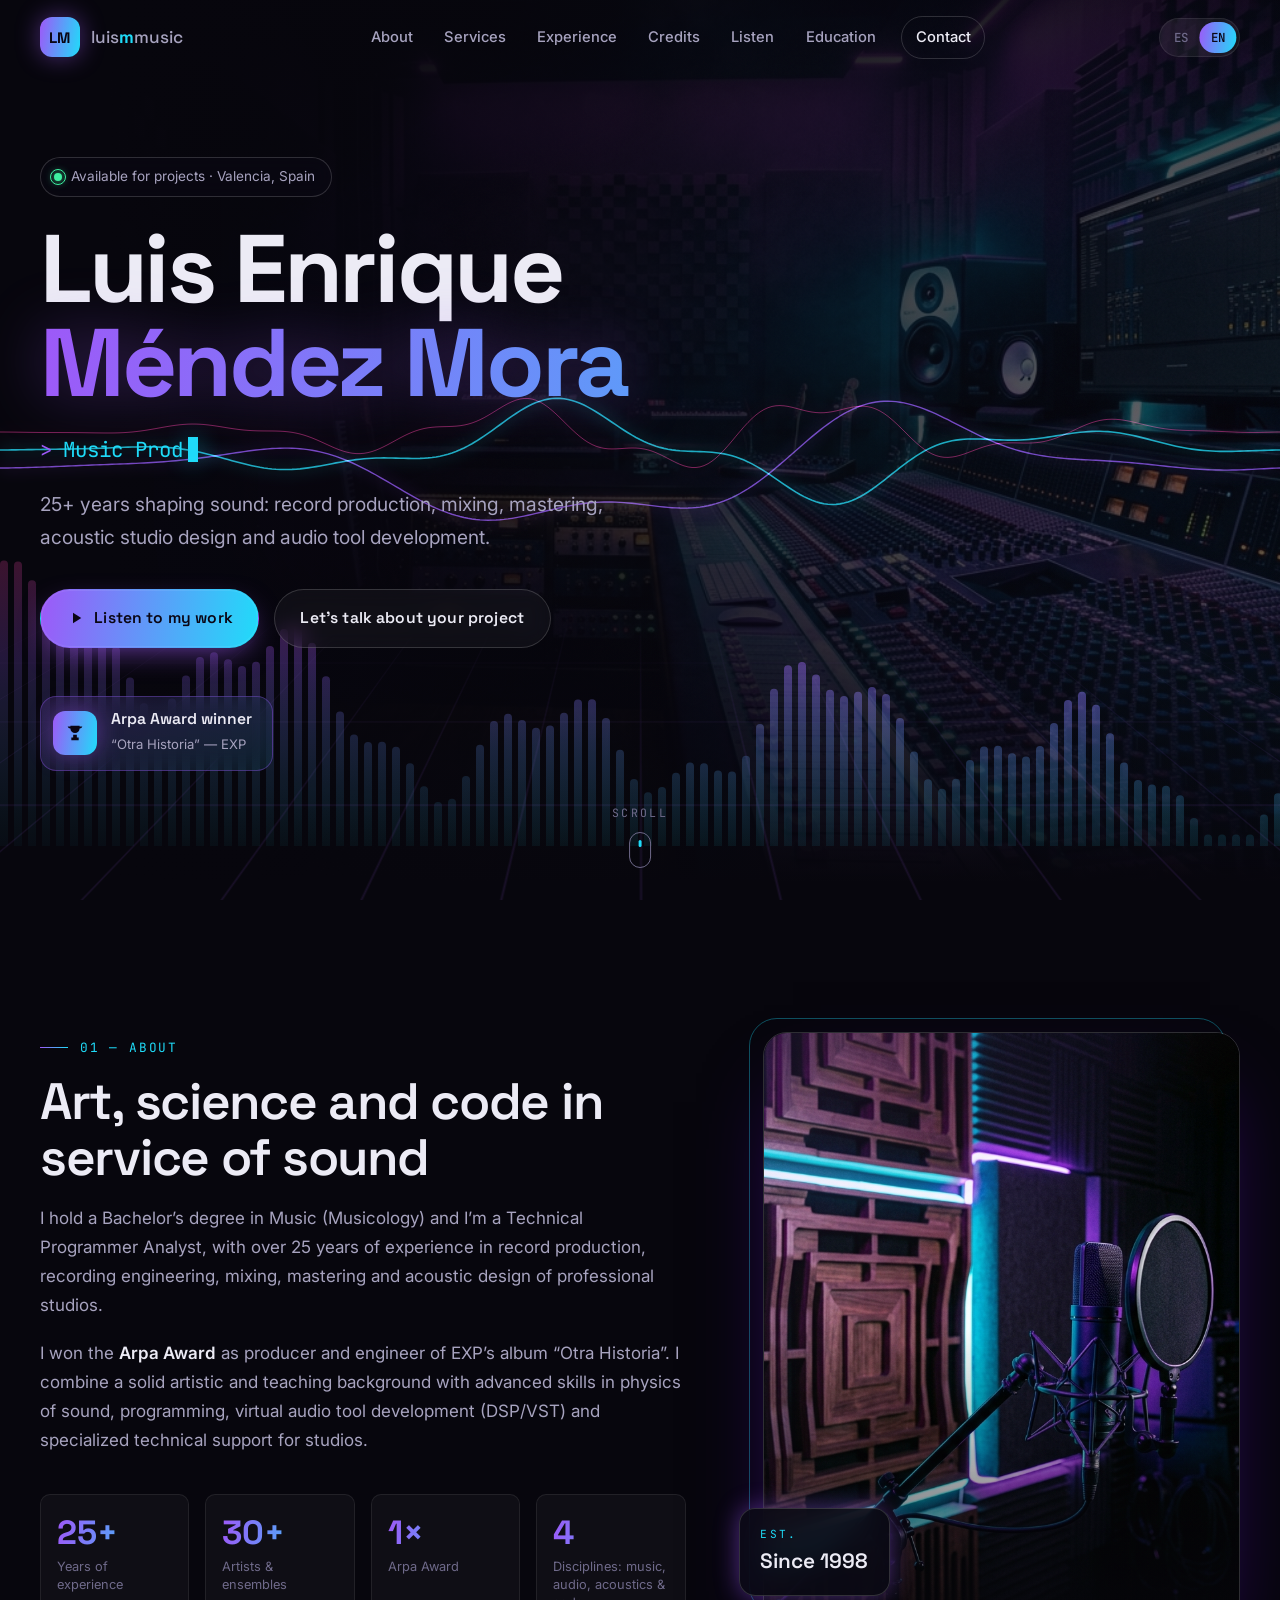
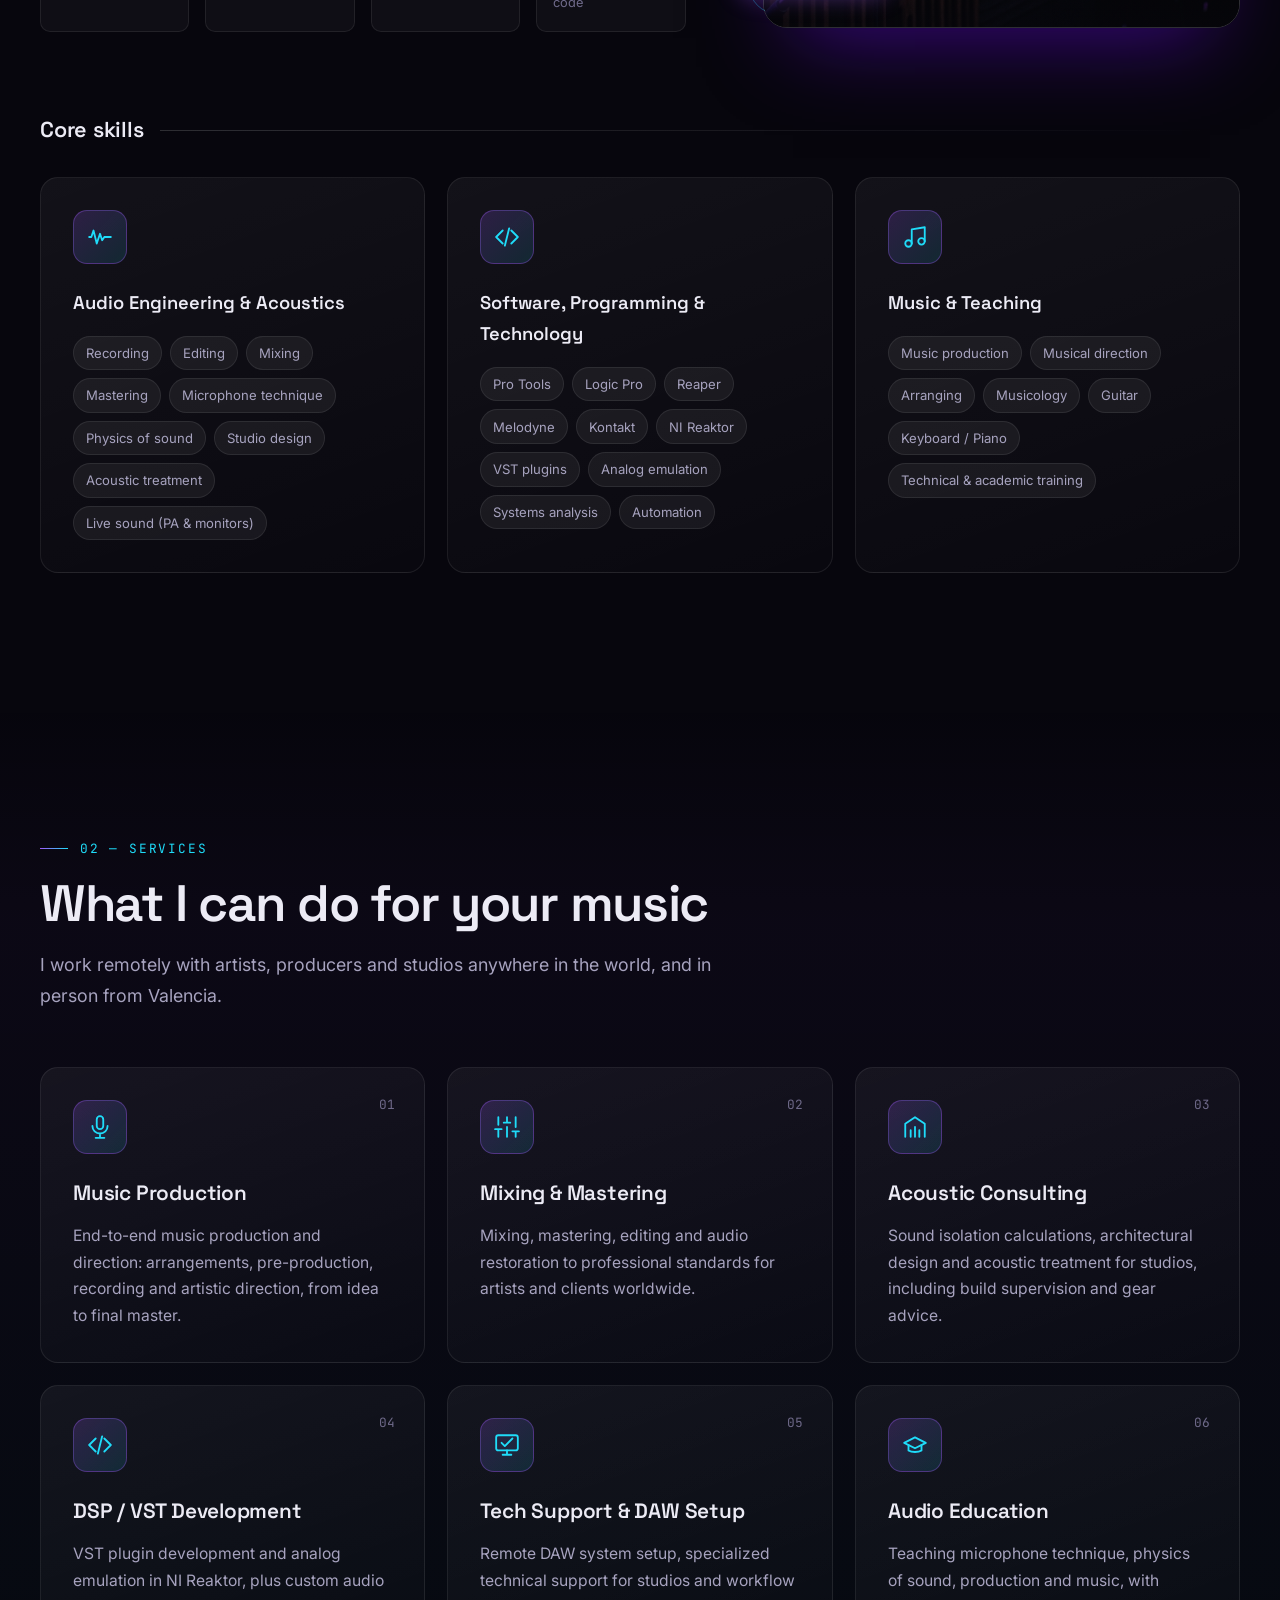
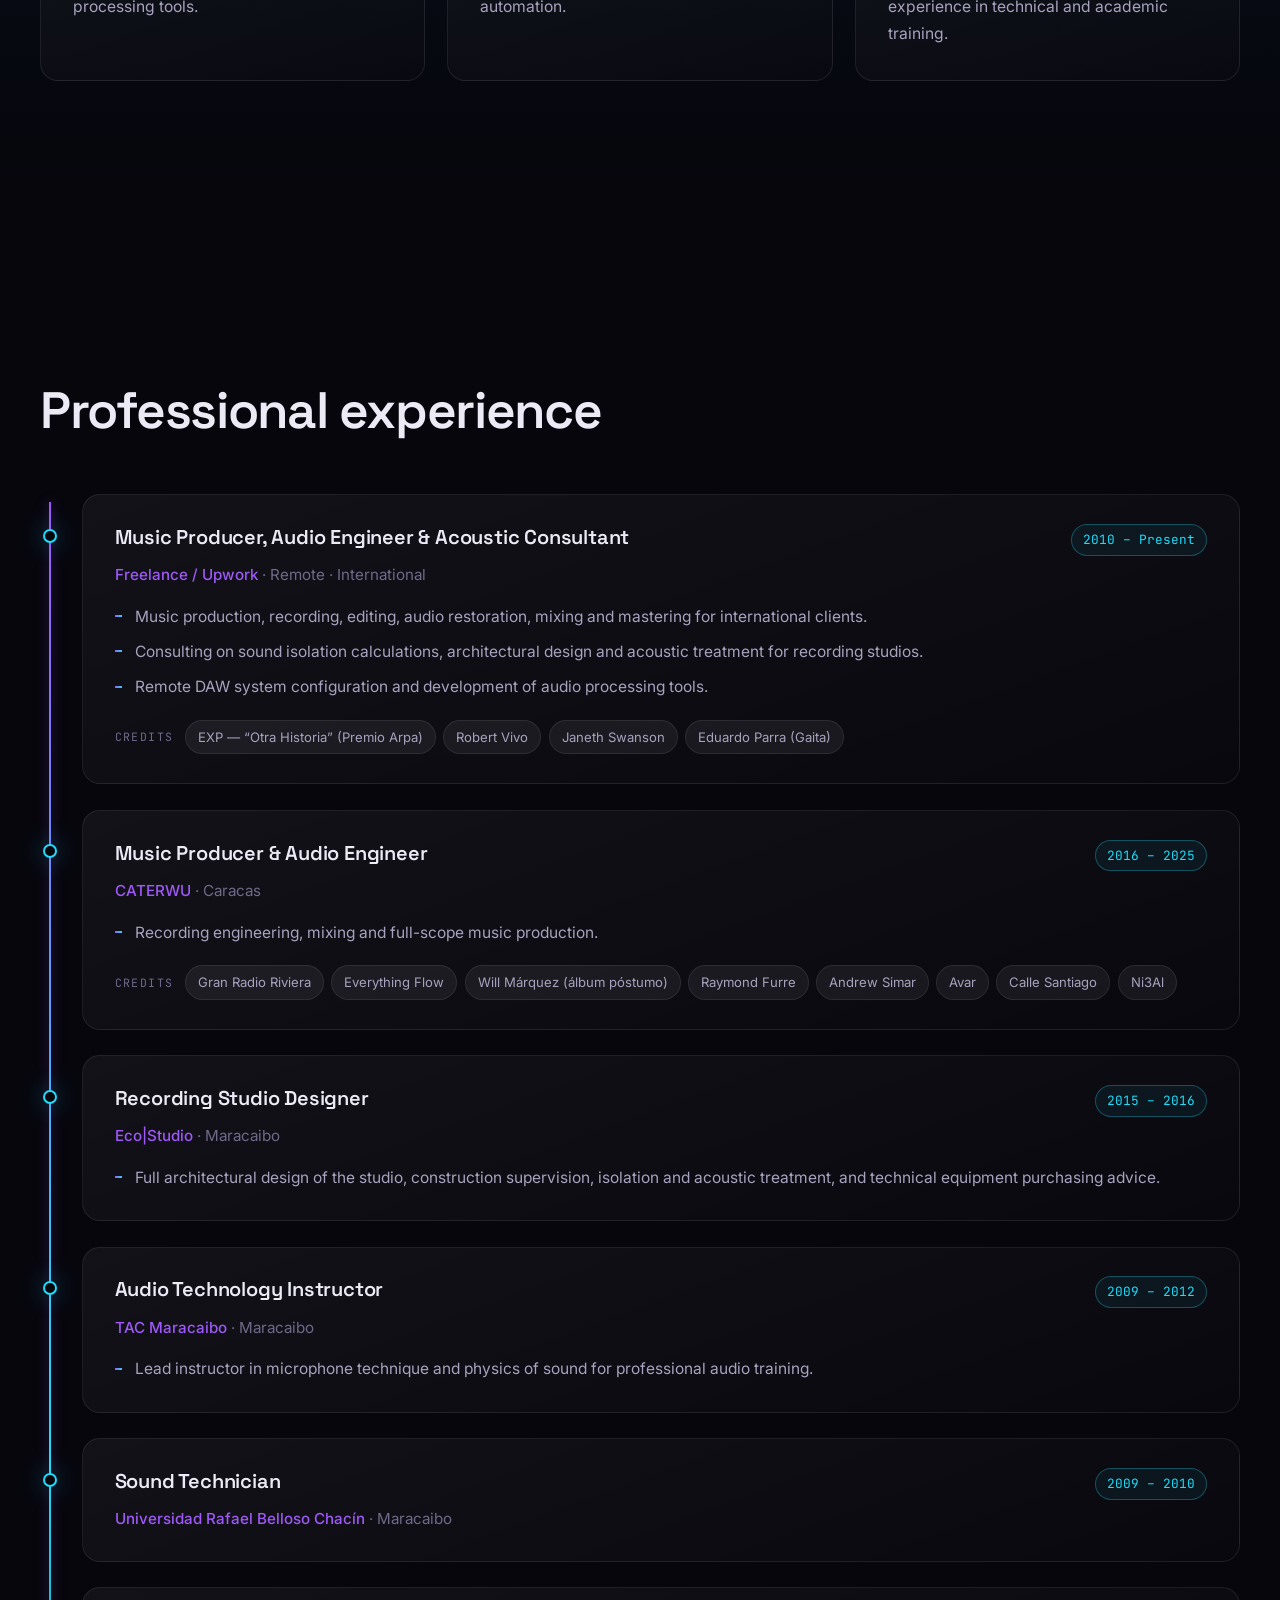
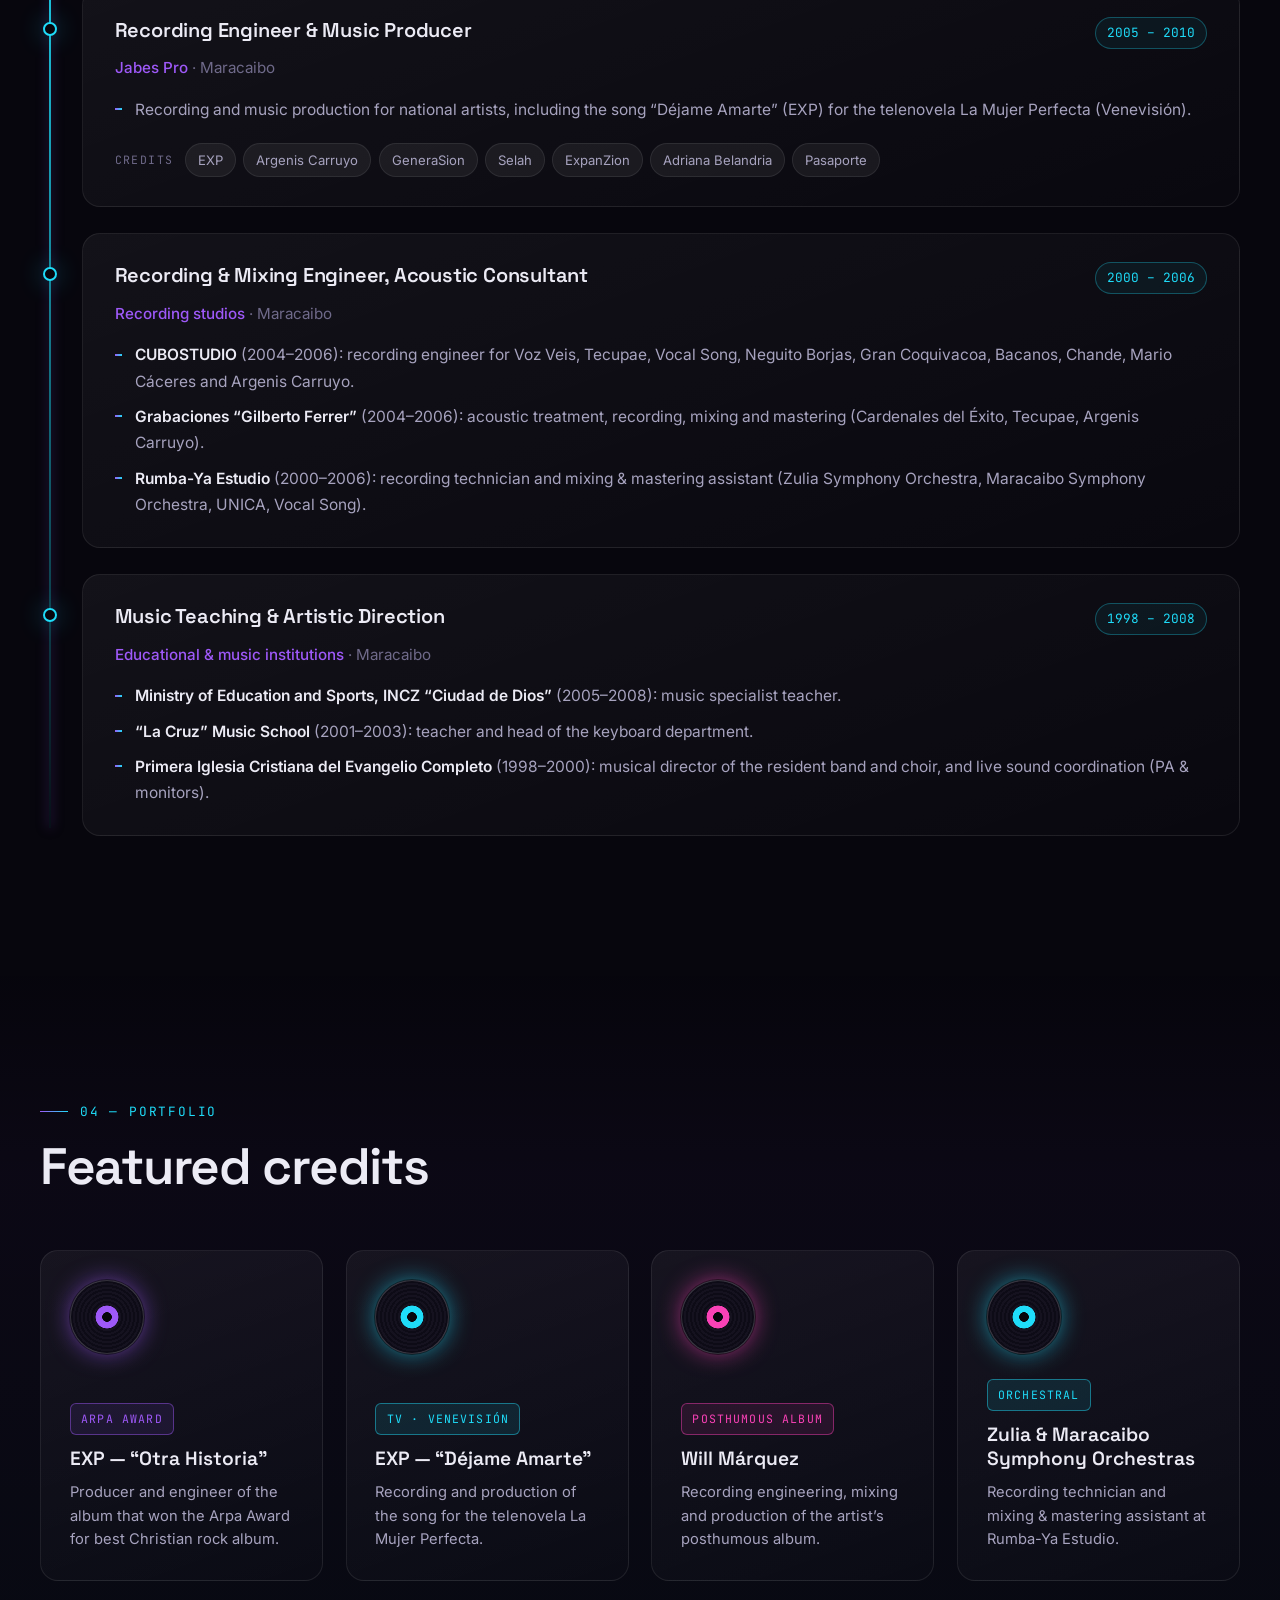
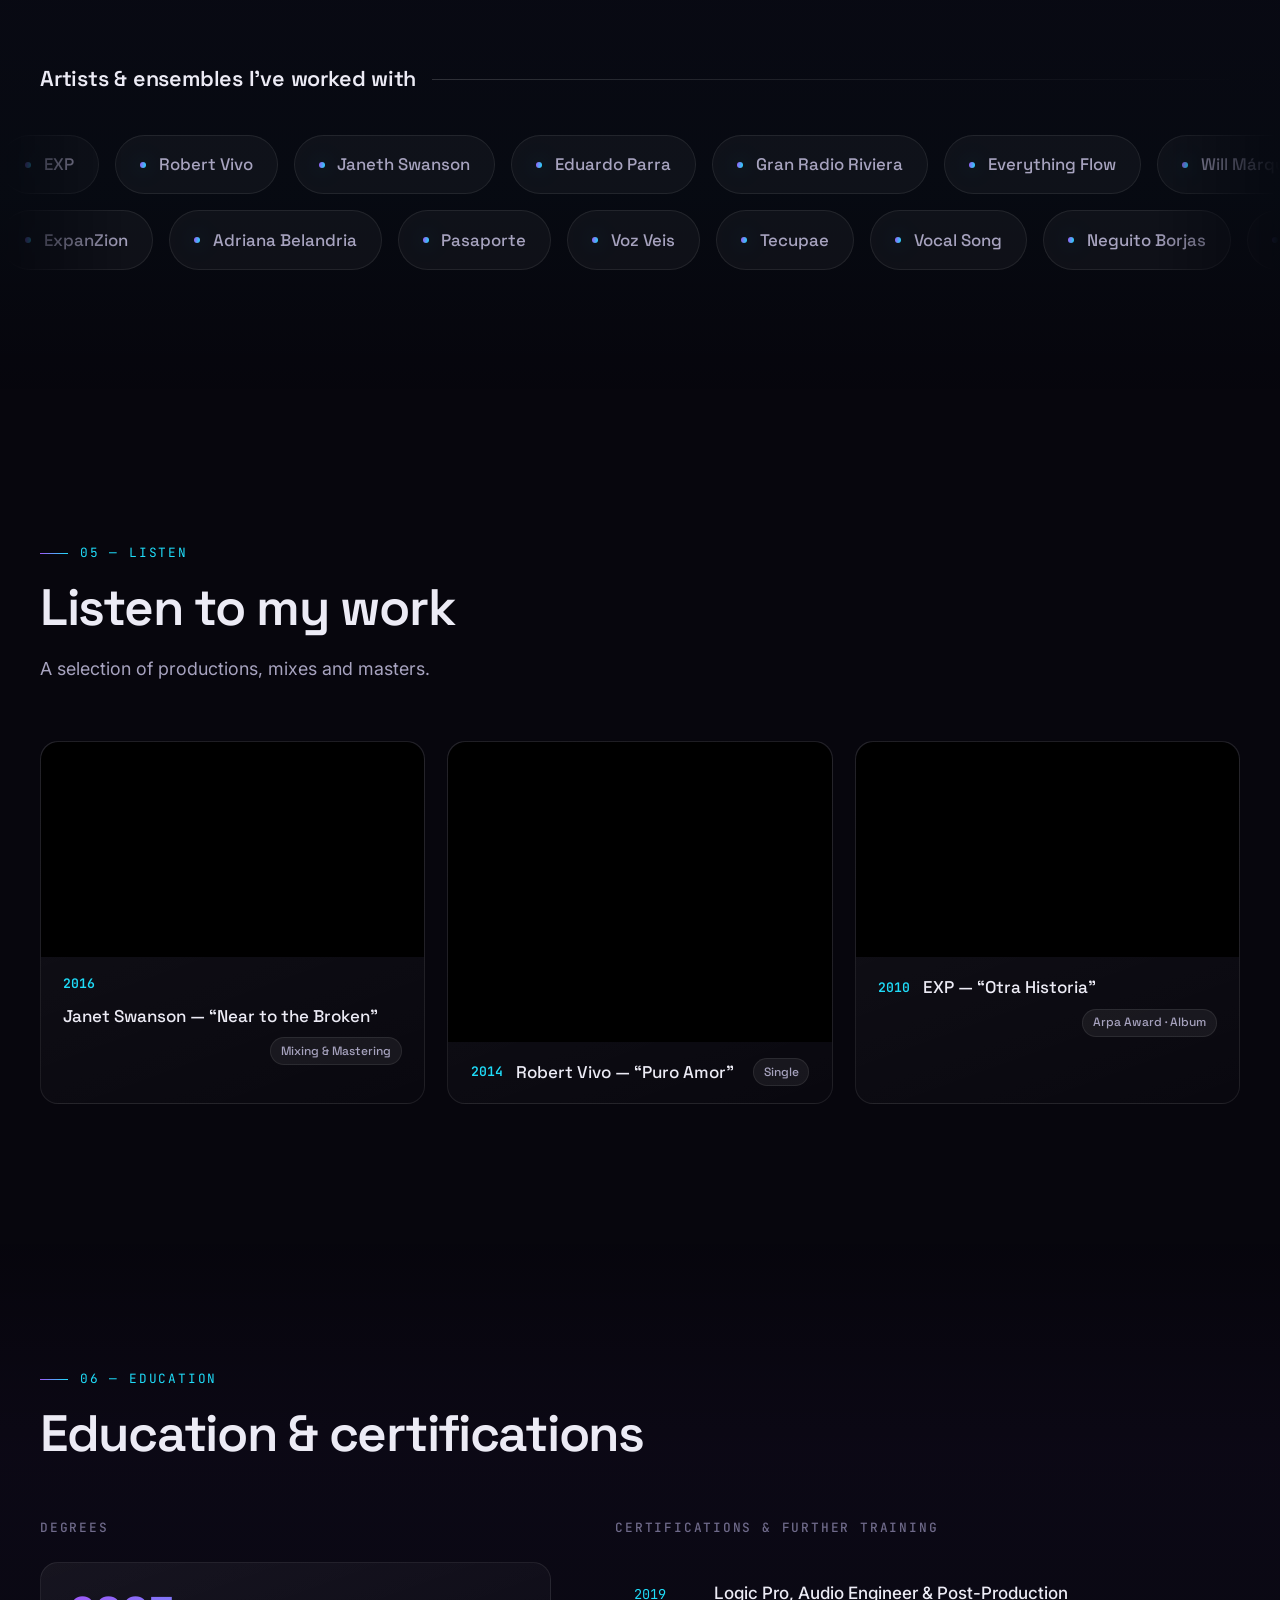
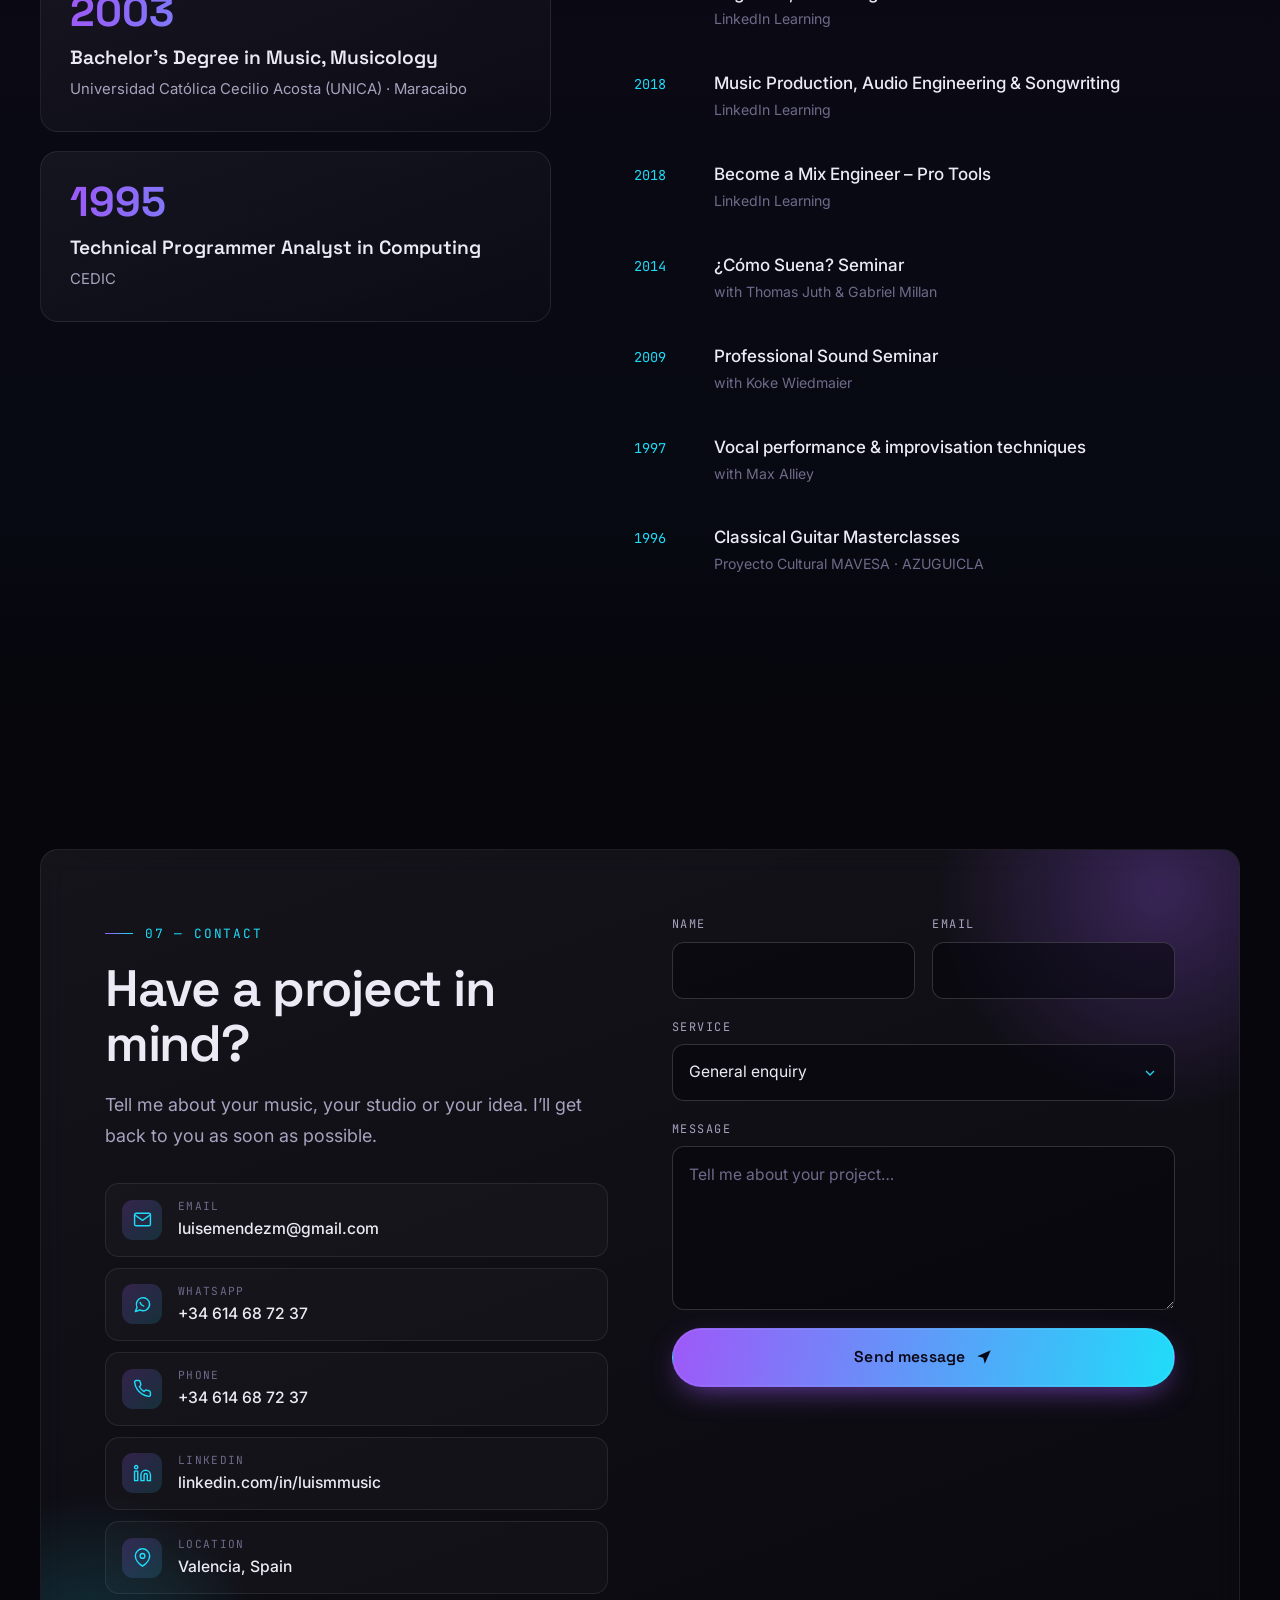
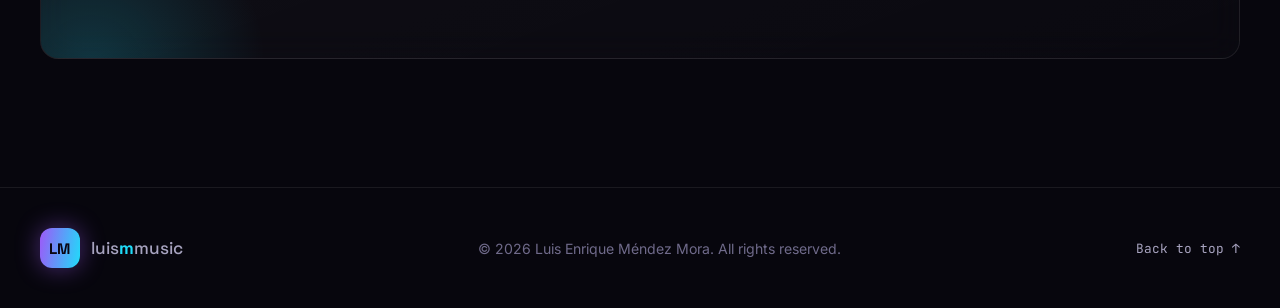
<file: index.html>
<!DOCTYPE html>
<html lang="es">
<head>
  <meta charset="UTF-8" />
  <meta name="viewport" content="width=device-width, initial-scale=1.0" />
  <title>Luis Enrique Méndez Mora — Productor Musical, Ingeniero de Audio y Consultor Acústico</title>
  <meta name="description" content="Productor musical, ingeniero de audio, consultor acústico y programador DSP con más de 25 años de trayectoria. Ganador del Premio Arpa. Producción, mezcla, mastering y diseño de estudios desde Valencia, España." />
  <meta name="author" content="Luis Enrique Méndez Mora" />
  <meta name="theme-color" content="#07060d" />

  <link rel="canonical" href="https://luismmusic.github.io/" />

  <!-- Open Graph / redes sociales -->
  <meta property="og:type" content="website" />
  <meta property="og:url" content="https://luismmusic.github.io/" />
  <meta property="og:title" content="Luis Enrique Méndez Mora — Productor Musical & Ingeniero de Audio" />
  <meta property="og:description" content="Más de 25 años en producción, mezcla, mastering y diseño acústico de estudios. Ganador del Premio Arpa." />
  <meta property="og:image" content="https://luismmusic.github.io/assets/img/hero-studio.jpg" />
  <meta name="twitter:card" content="summary_large_image" />

  <link rel="icon" href="assets/favicon.svg" type="image/svg+xml" />

  <link rel="preconnect" href="https://fonts.googleapis.com" />
  <link rel="preconnect" href="https://fonts.gstatic.com" crossorigin />
  <link href="https://fonts.googleapis.com/css2?family=Inter:wght@300;400;500;600&family=JetBrains+Mono:wght@400;500&family=Space+Grotesk:wght@400;500;600;700&display=swap" rel="stylesheet" />

  <link rel="stylesheet" href="css/style.css" />

  <!-- Datos estructurados para buscadores -->
  <script type="application/ld+json">
  {
    "@context": "https://schema.org",
    "@type": "Person",
    "name": "Luis Enrique Méndez Mora",
    "jobTitle": ["Productor Musical", "Ingeniero de Audio", "Consultor Acústico", "Programador"],
    "email": "mailto:luisemendezm@gmail.com",
    "address": { "@type": "PostalAddress", "addressLocality": "Valencia", "addressCountry": "ES" },
    "alumniOf": "Universidad Católica Cecilio Acosta",
    "award": "Premio Arpa — “Otra Historia” (EXP)",
    "sameAs": ["https://www.linkedin.com/in/luismmusic"]
  }
  </script>
</head>
<body>
  <!-- Fondo global -->
  <div class="bg-noise" aria-hidden="true"></div>
  <div class="bg-orbs" aria-hidden="true"><span></span><span></span><span></span></div>
  <div class="scroll-progress" id="scroll-progress" aria-hidden="true"></div>

  <!-- ============================ NAV ============================ -->
  <header class="nav" id="nav">
    <div class="container nav__inner">
      <a href="#top" class="nav__logo" id="nav-logo" aria-label="Luis Méndez — inicio">
        <span class="logo-mark">LM</span>
        <span class="logo-text">luis<b>m</b>music</span>
      </a>

      <nav class="nav__links" id="nav-links" aria-label="Principal">
        <a href="#about" data-i18n="nav.about" id="nav-about">Perfil</a>
        <a href="#services" data-i18n="nav.services" id="nav-services">Servicios</a>
        <a href="#experience" data-i18n="nav.experience" id="nav-experience">Trayectoria</a>
        <a href="#portfolio" data-i18n="nav.portfolio" id="nav-portfolio">Créditos</a>
        <a href="#listen" data-i18n="nav.listen" id="nav-listen">Escucha</a>
        <a href="#education" data-i18n="nav.education" id="nav-education">Formación</a>
        <a href="#contact" class="nav__cta" data-i18n="nav.contact" id="nav-contact">Contacto</a>
      </nav>

      <div class="nav__actions">
        <div class="lang-switch" role="group" aria-label="Idioma / Language">
          <button type="button" class="lang-switch__btn is-active" data-lang="es" id="lang-es">ES</button>
          <button type="button" class="lang-switch__btn" data-lang="en" id="lang-en">EN</button>
          <span class="lang-switch__pill" aria-hidden="true"></span>
        </div>
        <button type="button" class="nav__burger" id="nav-burger" aria-expanded="false" aria-controls="nav-links" data-i18n-aria="nav.menu" aria-label="Abrir menú">
          <span></span><span></span><span></span>
        </button>
      </div>
    </div>
  </header>

  <main id="top">
    <!-- ============================ HERO ============================ -->
    <section class="hero" id="hero">
      <div class="hero__media" aria-hidden="true">
        <img src="assets/img/hero-studio.jpg" alt="" class="hero__img" />
        <canvas id="hero-visualizer" class="hero__canvas"></canvas>
        <div class="hero__grid"></div>
      </div>

      <div class="container hero__content">
        <p class="eyebrow reveal"><span class="live-dot"></span><span data-i18n="hero.eyebrow">Disponible para proyectos · Valencia, España</span></p>

        <h1 class="hero__title reveal">
          <span class="hero__name">Luis Enrique</span>
          <span class="hero__name gradient-text">Méndez Mora</span>
        </h1>

        <p class="hero__roles reveal" aria-live="polite">
          <span class="mono">&gt;</span>
          <span id="role-rotator" class="role-rotator">Productor Musical</span><span class="caret" aria-hidden="true"></span>
        </p>

        <p class="hero__lead reveal" data-i18n="hero.lead">Más de 25 años dando forma al sonido: producción discográfica, mezcla, mastering, diseño acústico de estudios y desarrollo de herramientas de audio.</p>

        <div class="hero__ctas reveal">
          <a href="#listen" class="btn btn--primary" id="hero-cta-listen">
            <svg viewBox="0 0 24 24" aria-hidden="true"><path d="M8 5v14l11-7z"/></svg>
            <span data-i18n="hero.cta1">Escuchar trabajos</span>
          </a>
          <a href="#contact" class="btn btn--ghost" id="hero-cta-contact"><span data-i18n="hero.cta2">Hablemos de tu proyecto</span></a>
        </div>

        <div class="award-chip reveal" id="hero-award">
          <span class="award-chip__icon" aria-hidden="true">
            <svg viewBox="0 0 24 24"><path d="M7 4h10v3a5 5 0 0 1-10 0V4zm-3 1h3v2a3 3 0 0 1-3-2zm13 0h3a3 3 0 0 1-3 2V5zM10 14h4v3h2v3H8v-3h2z"/></svg>
          </span>
          <span>
            <strong data-i18n="hero.award">Ganador del Premio Arpa</strong>
            <small data-i18n="hero.awardSub">“Otra Historia” — EXP</small>
          </span>
        </div>
      </div>

      <a href="#about" class="hero__scroll" id="hero-scroll" aria-label="Scroll">
        <span data-i18n="hero.scroll">Desliza</span>
        <i aria-hidden="true"></i>
      </a>
    </section>

    <!-- ============================ ABOUT ============================ -->
    <section class="section" id="about">
      <div class="container">
        <div class="about">
          <div class="about__text">
            <p class="kicker reveal" data-i18n="about.kicker">01 — Perfil</p>
            <h2 class="section-title reveal" data-i18n="about.title">Arte, ciencia y código al servicio del sonido</h2>
            <p class="reveal" data-i18n="about.p1"></p>
            <p class="reveal" data-i18n-html="about.p2"></p>

            <div class="stats reveal" id="stats">
              <div class="stat">
                <span class="stat__num"><span data-count="25">0</span>+</span>
                <span class="stat__label" data-i18n="stats.years">Años de trayectoria</span>
              </div>
              <div class="stat">
                <span class="stat__num"><span data-count="29" id="artist-count">0</span>+</span>
                <span class="stat__label" data-i18n="stats.artists">Artistas y agrupaciones</span>
              </div>
              <div class="stat">
                <span class="stat__num"><span data-count="1">0</span>×</span>
                <span class="stat__label" data-i18n="stats.award">Premio Arpa</span>
              </div>
              <div class="stat">
                <span class="stat__num"><span data-count="4">0</span></span>
                <span class="stat__label" data-i18n="stats.disciplines">Disciplinas</span>
              </div>
            </div>
          </div>

          <figure class="about__media reveal">
            <div class="about__frame">
              <img src="assets/img/about-acoustics.jpg" alt="Micrófono de condensador frente a difusores acústicos iluminados con luz violeta y cian" loading="lazy" />
            </div>
            <figcaption class="about__badge">
              <span class="mono">EST.</span>
              <strong data-i18n="about.badge">Desde 1998</strong>
            </figcaption>
            <div class="vu" aria-hidden="true">
              <span></span><span></span><span></span><span></span><span></span><span></span><span></span><span></span>
            </div>
          </figure>
        </div>

        <h3 class="sub-title reveal" data-i18n="skills.title">Competencias clave</h3>
        <div class="skills" id="skills-grid"></div>
      </div>
    </section>

    <!-- ============================ SERVICES ============================ -->
    <section class="section section--alt" id="services">
      <div class="container">
        <header class="section-head">
          <p class="kicker reveal" data-i18n="services.kicker">02 — Servicios</p>
          <h2 class="section-title reveal" data-i18n="services.title">Lo que puedo hacer por tu música</h2>
          <p class="section-lead reveal" data-i18n="services.lead"></p>
        </header>
        <div class="services" id="services-grid"></div>
      </div>
    </section>

    <!-- ============================ EXPERIENCE ============================ -->
    <section class="section" id="experience">
      <div class="container">
        <header class="section-head">
          <p class="kicker reveal" data-i18n="exp.kicker">03 — Trayectoria</p>
          <h2 class="section-title reveal" data-i18n="exp.title">Experiencia profesional</h2>
        </header>
        <ol class="timeline" id="timeline"></ol>
      </div>
    </section>

    <!-- ============================ PORTFOLIO ============================ -->
    <section class="section section--alt" id="portfolio">
      <div class="container">
        <header class="section-head">
          <p class="kicker reveal" data-i18n="portfolio.kicker">04 — Portafolio</p>
          <h2 class="section-title reveal" data-i18n="portfolio.title">Créditos destacados</h2>
        </header>
        <div class="featured" id="featured-grid"></div>

        <h3 class="sub-title reveal" data-i18n="portfolio.artists">Artistas y agrupaciones con los que he trabajado</h3>
      </div>
      <div class="marquee reveal" id="artists-marquee" aria-label="Artistas"></div>
    </section>

    <!-- ============================ LISTEN ============================ -->
    <section class="section" id="listen">
      <div class="container">
        <header class="section-head">
          <p class="kicker reveal" data-i18n="listen.kicker">05 — Escucha</p>
          <h2 class="section-title reveal" data-i18n="listen.title">Escucha mi trabajo</h2>
          <p class="section-lead reveal" data-i18n="listen.lead"></p>
        </header>
        <div class="media-grid" id="media-grid"></div>
      </div>
    </section>

    <!-- ============================ EDUCATION ============================ -->
    <section class="section section--alt" id="education">
      <div class="container">
        <header class="section-head">
          <p class="kicker reveal" data-i18n="edu.kicker">06 — Formación</p>
          <h2 class="section-title reveal" data-i18n="edu.title">Formación académica y certificaciones</h2>
        </header>
        <div class="edu">
          <div class="edu__col">
            <h3 class="edu__heading reveal" data-i18n="edu.degrees">Títulos</h3>
            <div id="degrees-list" class="degrees"></div>
          </div>
          <div class="edu__col">
            <h3 class="edu__heading reveal" data-i18n="edu.certs">Certificaciones y perfeccionamiento</h3>
            <ul id="certs-list" class="certs"></ul>
          </div>
        </div>
      </div>
    </section>

    <!-- ============================ CONTACT ============================ -->
    <section class="section" id="contact">
      <div class="container">
        <div class="contact glass">
          <div class="contact__info">
            <p class="kicker reveal" data-i18n="contact.kicker">07 — Contacto</p>
            <h2 class="section-title reveal" data-i18n="contact.title">¿Tienes un proyecto en mente?</h2>
            <p class="section-lead reveal" data-i18n="contact.lead"></p>

            <ul class="contact__list reveal" id="contact-list"></ul>
          </div>

          <form class="form reveal" id="contact-form" novalidate>
            <div class="form__row">
              <label class="field">
                <span data-i18n="form.name">Nombre</span>
                <input type="text" name="name" id="form-name" required autocomplete="name" />
              </label>
              <label class="field">
                <span data-i18n="form.email">Email</span>
                <input type="email" name="email" id="form-email" required autocomplete="email" />
              </label>
            </div>
            <label class="field">
              <span data-i18n="form.service">Servicio</span>
              <select name="service" id="form-service"></select>
            </label>
            <label class="field">
              <span data-i18n="form.message">Mensaje</span>
              <textarea name="message" id="form-message" rows="5" required data-i18n-ph="form.messagePh"></textarea>
            </label>
            <button type="submit" class="btn btn--primary btn--block" id="form-submit">
              <span data-i18n="form.send">Enviar mensaje</span>
              <svg viewBox="0 0 24 24" aria-hidden="true"><path d="M3 11l18-8-8 18-2-8-8-2z"/></svg>
            </button>
            <p class="form__status" id="form-status" role="status" aria-live="polite"></p>
          </form>
        </div>
      </div>
    </section>
  </main>

  <!-- ============================ FOOTER ============================ -->
  <footer class="footer">
    <div class="container footer__inner">
      <a href="#top" class="nav__logo" id="footer-logo">
        <span class="logo-mark">LM</span>
        <span class="logo-text">luis<b>m</b>music</span>
      </a>
      <p class="footer__copy">© <span id="year"></span> Luis Enrique Méndez Mora. <span data-i18n="footer.rights">Todos los derechos reservados.</span></p>
      <a href="#top" class="footer__top" id="footer-top"><span data-i18n="footer.top">Volver arriba</span> ↑</a>
    </div>
  </footer>

  <script src="js/i18n.js"></script>
  <script src="js/content.js"></script>
  <script src="js/main.js"></script>
</body>
</html>
</file>
<file: css/style.css>
/* =========================================================================
   luismmusic — Design system
   Neon synth / tech · dark mode
   ========================================================================= */

:root {
  /* Colors */
  --bg: #07060d;
  --bg-2: #0c0a17;
  --surface: rgba(255, 255, 255, 0.035);
  --surface-2: rgba(255, 255, 255, 0.06);
  --border: rgba(255, 255, 255, 0.08);
  --border-strong: rgba(255, 255, 255, 0.16);

  --text: #ecebf5;
  --text-dim: #a7a3bf;
  --text-mute: #6f6a8a;

  --violet: hsl(266, 92%, 66%);
  --violet-deep: hsl(266, 80%, 45%);
  --cyan: hsl(188, 95%, 55%);
  --magenta: hsl(322, 95%, 62%);

  --grad: linear-gradient(100deg, var(--violet) 0%, var(--cyan) 100%);
  --grad-hot: linear-gradient(100deg, var(--magenta) 0%, var(--violet) 55%, var(--cyan) 100%);

  --glow-violet: 0 0 24px hsla(266, 92%, 66%, 0.45);
  --glow-cyan: 0 0 24px hsla(188, 95%, 55%, 0.45);

  /* Type */
  --font-display: "Space Grotesk", system-ui, sans-serif;
  --font-body: "Inter", system-ui, sans-serif;
  --font-mono: "JetBrains Mono", ui-monospace, monospace;

  /* Layout */
  --container: 1200px;
  --radius: 18px;
  --radius-sm: 10px;
  --nav-h: 76px;

  --ease: cubic-bezier(0.22, 1, 0.36, 1);
}

/* ---------------------------------------------------------------- Reset */
*,
*::before,
*::after { box-sizing: border-box; margin: 0; padding: 0; }

html { scroll-behavior: smooth; scroll-padding-top: var(--nav-h); }

body {
  font-family: var(--font-body);
  font-size: 1.0625rem;
  line-height: 1.7;
  color: var(--text);
  background: var(--bg);
  -webkit-font-smoothing: antialiased;
  overflow-x: hidden;
}

img { display: block; max-width: 100%; }
a { color: inherit; text-decoration: none; }
button, input, select, textarea { font: inherit; color: inherit; }
ul, ol { list-style: none; }
strong { color: var(--text); font-weight: 600; }

::selection { background: var(--violet); color: #fff; }

:focus-visible { outline: 2px solid var(--cyan); outline-offset: 3px; border-radius: 6px; }

.container { width: min(100% - 2.5rem, var(--container)); margin-inline: auto; }

.mono { font-family: var(--font-mono); }

.gradient-text {
  background: var(--grad);
  -webkit-background-clip: text;
  background-clip: text;
  color: transparent;
}

/* ------------------------------------------------------- Global backdrop */
.bg-noise {
  position: fixed; inset: 0; z-index: -1; pointer-events: none; opacity: 0.05;
  background-image: url("data:image/svg+xml,%3Csvg xmlns='http://www.w3.org/2000/svg' width='160' height='160'%3E%3Cfilter id='n'%3E%3CfeTurbulence type='fractalNoise' baseFrequency='0.9' numOctaves='3' stitchTiles='stitch'/%3E%3C/filter%3E%3Crect width='100%25' height='100%25' filter='url(%23n)'/%3E%3C/svg%3E");
}

.bg-orbs { position: fixed; inset: 0; z-index: -2; pointer-events: none; overflow: hidden; }
.bg-orbs span {
  position: absolute; border-radius: 50%; filter: blur(110px); opacity: 0.22;
  animation: orb 26s ease-in-out infinite alternate;
}
.bg-orbs span:nth-child(1) { width: 520px; height: 520px; background: var(--violet-deep); top: 30%; left: -180px; }
.bg-orbs span:nth-child(2) { width: 460px; height: 460px; background: hsl(188, 90%, 35%); top: 65%; right: -160px; animation-delay: -8s; }
.bg-orbs span:nth-child(3) { width: 380px; height: 380px; background: hsl(322, 80%, 40%); top: 120%; left: 40%; opacity: 0.12; animation-delay: -16s; }

@keyframes orb {
  0%   { transform: translate(0, 0) scale(1); }
  100% { transform: translate(80px, -120px) scale(1.15); }
}

.scroll-progress {
  position: fixed; top: 0; left: 0; height: 2px; width: 100%; z-index: 200;
  background: var(--grad-hot); transform-origin: 0 50%; transform: scaleX(0);
  box-shadow: var(--glow-violet);
}

/* ---------------------------------------------------------------- Buttons */
.btn {
  --pad: 0.95rem 1.6rem;
  position: relative; display: inline-flex; align-items: center; justify-content: center; gap: 0.6rem;
  padding: var(--pad); border-radius: 999px; border: 1px solid transparent;
  font-family: var(--font-display); font-weight: 600; font-size: 0.98rem; letter-spacing: 0.01em;
  cursor: pointer; transition: transform 0.35s var(--ease), box-shadow 0.35s var(--ease), background 0.35s, border-color 0.35s;
  isolation: isolate;
}
.btn svg { width: 18px; height: 18px; fill: currentColor; transition: transform 0.35s var(--ease); }
.btn:hover { transform: translateY(-2px); }
.btn:hover svg { transform: translateX(3px); }

.btn--primary {
  background: var(--grad); color: #0a0614;
  box-shadow: 0 10px 30px -10px hsla(266, 92%, 66%, 0.7), 0 0 0 1px rgba(255,255,255,0.08) inset;
}
.btn--primary::after {
  content: ""; position: absolute; inset: -2px; border-radius: inherit; z-index: -1;
  background: var(--grad-hot); filter: blur(16px); opacity: 0; transition: opacity 0.4s;
}
.btn--primary:hover::after { opacity: 0.75; }

.btn--ghost {
  background: rgba(255,255,255,0.04); border-color: var(--border-strong); color: var(--text);
  backdrop-filter: blur(10px);
}
.btn--ghost:hover { border-color: var(--cyan); box-shadow: var(--glow-cyan); }

.btn--block { width: 100%; }

/* ------------------------------------------------------------------- Nav */
.nav {
  position: fixed; inset: 0 0 auto; z-index: 100; height: var(--nav-h);
  display: flex; align-items: center;
  transition: background 0.4s, border-color 0.4s, height 0.4s var(--ease);
  border-bottom: 1px solid transparent;
}
.nav.is-scrolled {
  --nav-h: 64px;
  background: rgba(8, 6, 16, 0.72);
  backdrop-filter: blur(18px) saturate(140%);
  border-bottom-color: var(--border);
}
.nav__inner { display: flex; align-items: center; justify-content: space-between; gap: 1.5rem; }

.nav__logo { display: inline-flex; align-items: center; gap: 0.7rem; font-family: var(--font-display); }
.logo-mark {
  display: grid; place-items: center; width: 40px; height: 40px; border-radius: 12px;
  font-weight: 700; font-size: 0.95rem; letter-spacing: 0.02em; color: #0a0614;
  background: var(--grad); box-shadow: var(--glow-violet);
  transition: transform 0.5s var(--ease);
}
.nav__logo:hover .logo-mark { transform: rotate(-8deg) scale(1.06); }
.logo-text { font-weight: 500; font-size: 1.08rem; color: var(--text-dim); }
.logo-text b { color: var(--cyan); font-weight: 700; }

.nav__links { display: flex; align-items: center; gap: 0.25rem; }
.nav__links a {
  position: relative; padding: 0.5rem 0.85rem; font-size: 0.92rem; font-weight: 500; color: var(--text-dim);
  border-radius: 999px; transition: color 0.3s, background 0.3s;
}
.nav__links a:not(.nav__cta)::after {
  content: ""; position: absolute; left: 50%; bottom: 2px; width: 0; height: 2px; border-radius: 2px;
  background: var(--grad); transform: translateX(-50%); transition: width 0.35s var(--ease);
}
.nav__links a:hover, .nav__links a.is-active { color: var(--text); }
.nav__links a.is-active::after, .nav__links a:not(.nav__cta):hover::after { width: 18px; }
.nav__links .nav__cta {
  margin-left: 0.5rem; color: var(--text); border: 1px solid var(--border-strong);
}
.nav__links .nav__cta:hover { border-color: var(--violet); box-shadow: var(--glow-violet); }

.nav__actions { display: flex; align-items: center; gap: 0.75rem; }

.lang-switch {
  position: relative; display: inline-flex; padding: 3px; border-radius: 999px;
  background: var(--surface-2); border: 1px solid var(--border);
}
.lang-switch__btn {
  position: relative; z-index: 1; border: 0; background: none; cursor: pointer;
  padding: 0.3rem 0.7rem; font-family: var(--font-mono); font-size: 0.78rem; font-weight: 500;
  color: var(--text-mute); transition: color 0.3s;
}
.lang-switch__btn.is-active { color: #0a0614; }
.lang-switch__pill {
  position: absolute; top: 3px; bottom: 3px; left: 3px; width: calc(50% - 3px); border-radius: 999px;
  background: var(--grad); transition: transform 0.45s var(--ease);
}
.lang-switch[data-active="en"] .lang-switch__pill { transform: translateX(100%); }

.nav__burger {
  display: none; width: 42px; height: 42px; border-radius: 12px; border: 1px solid var(--border);
  background: var(--surface-2); cursor: pointer; place-items: center; align-content: center; gap: 5px;
}
.nav__burger span { display: block; width: 18px; height: 2px; background: var(--text); border-radius: 2px; transition: transform 0.35s var(--ease), opacity 0.3s; }
.nav__burger[aria-expanded="true"] span:nth-child(1) { transform: translateY(7px) rotate(45deg); }
.nav__burger[aria-expanded="true"] span:nth-child(2) { opacity: 0; }
.nav__burger[aria-expanded="true"] span:nth-child(3) { transform: translateY(-7px) rotate(-45deg); }

/* ------------------------------------------------------------------ Hero */
.hero {
  position: relative; min-height: 100svh; display: flex; align-items: center;
  padding: calc(var(--nav-h) + 3rem) 0 6rem; overflow: hidden;
}
.hero__media { position: absolute; inset: 0; z-index: -1; }
.hero__img {
  position: absolute; inset: 0; width: 100%; height: 100%; object-fit: cover; object-position: 70% center;
  opacity: 0.5; transform: scale(1.08); animation: heroZoom 22s ease-in-out infinite alternate;
}
@keyframes heroZoom { to { transform: scale(1.0); } }

.hero__media::before {
  content: ""; position: absolute; inset: 0; z-index: 1;
  background:
    linear-gradient(90deg, var(--bg) 8%, rgba(7,6,13,0.75) 45%, rgba(7,6,13,0.2) 100%),
    linear-gradient(0deg, var(--bg) 2%, transparent 40%),
    linear-gradient(180deg, rgba(7,6,13,0.7) 0%, transparent 25%);
}
.hero__canvas { position: absolute; inset: 0; width: 100%; height: 100%; z-index: 2; mix-blend-mode: screen; }

.hero__grid {
  position: absolute; left: -50%; right: -50%; bottom: -10%; height: 45%; z-index: 1;
  background-image:
    linear-gradient(hsla(266, 92%, 66%, 0.35) 1px, transparent 1px),
    linear-gradient(90deg, hsla(266, 92%, 66%, 0.35) 1px, transparent 1px);
  background-size: 64px 64px;
  transform: perspective(500px) rotateX(62deg);
  transform-origin: center top;
  mask-image: linear-gradient(0deg, rgba(0,0,0,0.9), transparent 85%);
  -webkit-mask-image: linear-gradient(0deg, rgba(0,0,0,0.9), transparent 85%);
  animation: gridMove 3.5s linear infinite;
  opacity: 0.5;
}
@keyframes gridMove { to { background-position: 0 64px, 0 0; } }

.hero__content { position: relative; z-index: 3; }

.eyebrow {
  display: inline-flex; align-items: center; gap: 0.6rem; padding: 0.45rem 1rem 0.45rem 0.8rem;
  border: 1px solid var(--border-strong); border-radius: 999px; background: rgba(10, 8, 20, 0.5);
  backdrop-filter: blur(10px); font-size: 0.85rem; color: var(--text-dim);
}
.live-dot { position: relative; width: 8px; height: 8px; border-radius: 50%; background: #3ef0a1; box-shadow: 0 0 10px #3ef0a1; }
.live-dot::after {
  content: ""; position: absolute; inset: -4px; border-radius: 50%; border: 1px solid #3ef0a1;
  animation: ping 2s var(--ease) infinite;
}
@keyframes ping { 0% { transform: scale(0.6); opacity: 1; } 100% { transform: scale(2); opacity: 0; } }

.hero__title {
  margin: 1.6rem 0 1rem; font-family: var(--font-display); font-weight: 700;
  font-size: clamp(2.8rem, 7.5vw, 6.2rem); line-height: 0.98; letter-spacing: -0.035em;
}
.hero__name { display: block; }
.hero__name.gradient-text { filter: drop-shadow(0 0 30px hsla(266, 92%, 66%, 0.35)); }

.hero__roles {
  display: flex; align-items: center; gap: 0.7rem; min-height: 2.2em;
  font-family: var(--font-mono); font-size: clamp(1rem, 2vw, 1.3rem); color: var(--cyan);
}
.hero__roles .mono { color: var(--violet); }
.caret { display: inline-block; width: 10px; height: 1.2em; background: var(--cyan); margin-left: -0.4rem; animation: blink 1s steps(1) infinite; box-shadow: var(--glow-cyan); }
@keyframes blink { 50% { opacity: 0; } }

.hero__lead { max-width: 580px; margin: 1rem 0 2.2rem; font-size: clamp(1.05rem, 1.6vw, 1.2rem); color: var(--text-dim); }

.hero__ctas { display: flex; flex-wrap: wrap; gap: 0.9rem; }

.award-chip {
  display: inline-flex; align-items: center; gap: 0.9rem; margin-top: 3rem;
  padding: 0.75rem 1.2rem 0.75rem 0.75rem; border-radius: 16px;
  background: linear-gradient(135deg, rgba(155, 92, 255, 0.14), rgba(34, 211, 238, 0.08));
  border: 1px solid rgba(155, 92, 255, 0.35); backdrop-filter: blur(12px);
}
.award-chip__icon {
  display: grid; place-items: center; width: 44px; height: 44px; border-radius: 12px;
  background: var(--grad); box-shadow: var(--glow-violet);
}
.award-chip__icon svg { width: 22px; height: 22px; fill: #0a0614; }
.award-chip strong { display: block; font-family: var(--font-display); font-size: 0.98rem; line-height: 1.3; }
.award-chip small { color: var(--text-dim); font-size: 0.82rem; }

.hero__scroll {
  position: absolute; bottom: 2rem; left: 50%; transform: translateX(-50%); z-index: 3;
  display: flex; flex-direction: column; align-items: center; gap: 0.6rem;
  font-family: var(--font-mono); font-size: 0.72rem; letter-spacing: 0.2em; text-transform: uppercase; color: var(--text-mute);
}
.hero__scroll i { width: 22px; height: 36px; border: 1.5px solid var(--text-mute); border-radius: 12px; position: relative; }
.hero__scroll i::after {
  content: ""; position: absolute; left: 50%; top: 7px; width: 3px; height: 7px; border-radius: 2px;
  background: var(--cyan); transform: translateX(-50%); animation: wheel 1.8s var(--ease) infinite;
}
@keyframes wheel { 0% { opacity: 0; transform: translate(-50%, 0); } 30% { opacity: 1; } 100% { opacity: 0; transform: translate(-50%, 12px); } }

/* -------------------------------------------------------------- Sections */
.section { position: relative; padding: clamp(5rem, 10vw, 8rem) 0; }
.section--alt { background: linear-gradient(180deg, transparent, rgba(155, 92, 255, 0.035) 20%, rgba(34, 211, 238, 0.025) 80%, transparent); }

.section-head { max-width: 720px; margin-bottom: 3.5rem; }
.kicker {
  display: inline-flex; align-items: center; gap: 0.75rem; margin-bottom: 1rem;
  font-family: var(--font-mono); font-size: 0.8rem; letter-spacing: 0.14em; text-transform: uppercase; color: var(--cyan);
}
.kicker::before { content: ""; width: 28px; height: 1px; background: var(--grad); }

.section-title {
  font-family: var(--font-display); font-weight: 600; letter-spacing: -0.025em;
  font-size: clamp(2rem, 4.5vw, 3.2rem); line-height: 1.08; margin-bottom: 1.2rem;
}
.section-lead { color: var(--text-dim); font-size: 1.12rem; }

.sub-title {
  font-family: var(--font-display); font-weight: 600; font-size: 1.35rem; letter-spacing: -0.01em;
  margin: 5rem 0 1.8rem; display: flex; align-items: center; gap: 1rem;
}
.sub-title::after { content: ""; flex: 1; height: 1px; background: linear-gradient(90deg, var(--border-strong), transparent); }

.glass {
  background: linear-gradient(160deg, rgba(255,255,255,0.06), rgba(255,255,255,0.015));
  border: 1px solid var(--border); border-radius: var(--radius);
  backdrop-filter: blur(16px);
}

/* Card base with cursor-follow glow */
.card {
  position: relative; padding: 2rem; border-radius: var(--radius);
  background: linear-gradient(160deg, rgba(255,255,255,0.05), rgba(255,255,255,0.012));
  border: 1px solid var(--border); overflow: hidden; isolation: isolate;
  transition: transform 0.5s var(--ease), border-color 0.4s, box-shadow 0.5s var(--ease);
}
.card::before {
  content: ""; position: absolute; inset: 0; z-index: -1; opacity: 0; transition: opacity 0.4s;
  background: radial-gradient(420px circle at var(--mx, 50%) var(--my, 50%), hsla(266, 92%, 66%, 0.16), transparent 45%);
}
.card:hover { transform: translateY(-6px); border-color: rgba(155, 92, 255, 0.4); box-shadow: 0 24px 50px -24px hsla(266, 92%, 50%, 0.55); }
.card:hover::before { opacity: 1; }

.icon-box {
  display: grid; place-items: center; width: 54px; height: 54px; border-radius: 14px; margin-bottom: 1.4rem;
  background: linear-gradient(135deg, hsla(266, 92%, 66%, 0.2), hsla(188, 95%, 55%, 0.12));
  border: 1px solid hsla(266, 92%, 66%, 0.35);
  transition: transform 0.5s var(--ease), box-shadow 0.4s;
}
.icon-box svg { width: 26px; height: 26px; stroke: var(--cyan); fill: none; stroke-width: 1.7; stroke-linecap: round; stroke-linejoin: round; }
.card:hover .icon-box { transform: rotate(-6deg) scale(1.08); box-shadow: var(--glow-violet); }

.tag {
  display: inline-block; padding: 0.32rem 0.75rem; border-radius: 999px; font-size: 0.82rem; color: var(--text-dim);
  background: var(--surface-2); border: 1px solid var(--border); transition: color 0.3s, border-color 0.3s, background 0.3s;
}
.tag:hover { color: var(--text); border-color: var(--cyan); background: hsla(188, 95%, 55%, 0.08); }

/* ----------------------------------------------------------------- About */
.about { display: grid; grid-template-columns: 1.15fr 0.85fr; gap: clamp(2.5rem, 6vw, 5rem); align-items: center; }
.about__text p:not(.kicker) { color: var(--text-dim); margin-bottom: 1.2rem; }

.stats { display: grid; grid-template-columns: repeat(4, 1fr); gap: 1rem; margin-top: 2.5rem; }
.stat {
  padding: 1.2rem 1rem; border-radius: var(--radius-sm); background: var(--surface); border: 1px solid var(--border);
  transition: border-color 0.3s, transform 0.4s var(--ease);
}
.stat:hover { border-color: rgba(34, 211, 238, 0.4); transform: translateY(-3px); }
.stat__num {
  display: block; font-family: var(--font-display); font-weight: 700; font-size: 2.1rem; line-height: 1.1;
  background: var(--grad); -webkit-background-clip: text; background-clip: text; color: transparent;
}
.stat__label { display: block; margin-top: 0.4rem; font-size: 0.8rem; line-height: 1.4; color: var(--text-mute); }

.about__media { position: relative; }
.about__frame {
  position: relative; border-radius: 24px; overflow: hidden; aspect-ratio: 4 / 5;
  border: 1px solid var(--border-strong);
  box-shadow: 0 40px 80px -30px hsla(266, 92%, 40%, 0.6);
}
.about__frame::after {
  content: ""; position: absolute; inset: 0;
  background: linear-gradient(180deg, transparent 50%, rgba(7,6,13,0.75)), linear-gradient(135deg, hsla(266,92%,66%,0.15), transparent 50%);
}
.about__frame img { width: 100%; height: 100%; object-fit: cover; transition: transform 1.2s var(--ease); }
.about__media:hover .about__frame img { transform: scale(1.05); }
.about__media::before {
  content: ""; position: absolute; inset: -14px 14px 14px -14px; border-radius: 28px; z-index: -1;
  border: 1px solid hsla(188, 95%, 55%, 0.35);
}
.about__badge {
  position: absolute; left: -1.5rem; bottom: 2rem; padding: 1rem 1.3rem; border-radius: 16px;
  background: rgba(12, 10, 23, 0.82); backdrop-filter: blur(14px); border: 1px solid var(--border-strong);
  box-shadow: var(--glow-violet);
}
.about__badge .mono { display: block; font-size: 0.7rem; letter-spacing: 0.2em; color: var(--cyan); }
.about__badge strong { font-family: var(--font-display); font-size: 1.3rem; }

.vu {
  position: absolute; right: 1.4rem; bottom: 1.6rem; display: flex; align-items: flex-end; gap: 4px; height: 56px;
}
.vu span {
  width: 6px; border-radius: 3px; background: linear-gradient(0deg, var(--cyan), var(--violet) 70%, var(--magenta));
  animation: vu 1.2s ease-in-out infinite alternate; box-shadow: 0 0 8px hsla(188, 95%, 55%, 0.6);
}
.vu span:nth-child(1) { animation-delay: -0.2s; } .vu span:nth-child(2) { animation-delay: -0.9s; }
.vu span:nth-child(3) { animation-delay: -0.4s; } .vu span:nth-child(4) { animation-delay: -1.1s; }
.vu span:nth-child(5) { animation-delay: -0.6s; } .vu span:nth-child(6) { animation-delay: -0.1s; }
.vu span:nth-child(7) { animation-delay: -0.8s; } .vu span:nth-child(8) { animation-delay: -0.3s; }
@keyframes vu { 0% { height: 12%; } 50% { height: 85%; } 100% { height: 35%; } }

.skills { display: grid; grid-template-columns: repeat(3, 1fr); gap: 1.4rem; }
.skill h4 { font-family: var(--font-display); font-weight: 600; font-size: 1.15rem; margin-bottom: 1.1rem; }
.skill .tags { display: flex; flex-wrap: wrap; gap: 0.5rem; }

/* -------------------------------------------------------------- Services */
.services { display: grid; grid-template-columns: repeat(3, 1fr); gap: 1.4rem; counter-reset: svc; }
.service { counter-increment: svc; }
.service::after {
  content: "0" counter(svc); position: absolute; top: 1.6rem; right: 1.8rem;
  font-family: var(--font-mono); font-size: 0.8rem; color: var(--text-mute);
}
.service h3 { font-family: var(--font-display); font-weight: 600; font-size: 1.3rem; margin-bottom: 0.7rem; letter-spacing: -0.01em; }
.service p { color: var(--text-dim); font-size: 0.98rem; }
.service__line {
  position: absolute; left: 0; bottom: 0; height: 2px; width: 100%; background: var(--grad);
  transform: scaleX(0); transform-origin: left; transition: transform 0.6s var(--ease);
}
.service:hover .service__line { transform: scaleX(1); }

/* -------------------------------------------------------------- Timeline */
.timeline { position: relative; display: grid; gap: 1.6rem; padding-left: 2.6rem; }
.timeline::before {
  content: ""; position: absolute; left: 9px; top: 8px; bottom: 8px; width: 2px;
  background: linear-gradient(180deg, var(--violet), var(--cyan) 50%, rgba(34,211,238,0.05));
  box-shadow: 0 0 12px hsla(266, 92%, 66%, 0.5);
}
.tl-item { position: relative; }
.tl-item::before {
  content: ""; position: absolute; left: calc(-2.6rem + 3px); top: 2.15rem; width: 14px; height: 14px; border-radius: 50%;
  background: var(--bg); border: 2px solid var(--cyan); box-shadow: var(--glow-cyan);
  transition: background 0.3s, transform 0.4s var(--ease);
}
.tl-item:hover::before { background: var(--cyan); transform: scale(1.25); }
.tl-item .card { padding: 1.8rem 2rem; }
.tl-item .card:hover { transform: translateX(6px); }

.tl-head { display: flex; flex-wrap: wrap; align-items: baseline; justify-content: space-between; gap: 0.5rem 1.5rem; margin-bottom: 0.4rem; }
.tl-role { font-family: var(--font-display); font-weight: 600; font-size: 1.25rem; letter-spacing: -0.01em; line-height: 1.3; }
.tl-period {
  font-family: var(--font-mono); font-size: 0.8rem; color: var(--cyan); white-space: nowrap;
  padding: 0.25rem 0.7rem; border-radius: 999px; border: 1px solid hsla(188, 95%, 55%, 0.3); background: hsla(188, 95%, 55%, 0.06);
}
.tl-org { color: var(--violet); font-weight: 500; font-size: 0.95rem; }
.tl-org span { color: var(--text-mute); font-weight: 400; }
.tl-points { margin-top: 1rem; display: grid; gap: 0.55rem; }
.tl-points li { position: relative; padding-left: 1.3rem; color: var(--text-dim); font-size: 0.97rem; }
.tl-points li::before { content: ""; position: absolute; left: 0; top: 0.72em; width: 7px; height: 2px; background: var(--grad); }
.tl-credits { margin-top: 1.2rem; display: flex; flex-wrap: wrap; align-items: center; gap: 0.45rem; }
.tl-credits__label { font-family: var(--font-mono); font-size: 0.72rem; letter-spacing: 0.12em; text-transform: uppercase; color: var(--text-mute); margin-right: 0.3rem; }

/* ------------------------------------------------------------- Portfolio */
.featured { display: grid; grid-template-columns: repeat(4, 1fr); gap: 1.4rem; }
.feat { display: flex; flex-direction: column; min-height: 280px; padding: 1.8rem; }
.feat__disc {
  position: relative; width: 74px; height: 74px; border-radius: 50%; margin-bottom: auto;
  background:
    radial-gradient(circle, var(--bg) 0 9%, var(--accent) 10% 22%, transparent 23%),
    repeating-radial-gradient(circle, #15121f 0 2px, #0d0b16 2px 4px);
  border: 1px solid var(--border-strong);
  box-shadow: 0 0 0 1px rgba(0,0,0,0.5), 0 0 28px -6px var(--accent);
  animation: spin 6s linear infinite paused;
}
.feat:hover .feat__disc { animation-play-state: running; }
@keyframes spin { to { transform: rotate(360deg); } }
.feat__tag {
  align-self: flex-start; margin: 1.6rem 0 0.8rem; font-family: var(--font-mono); font-size: 0.72rem; letter-spacing: 0.1em;
  text-transform: uppercase; padding: 0.3rem 0.65rem; border-radius: 6px; color: var(--accent);
  border: 1px solid color-mix(in srgb, var(--accent) 45%, transparent);
  background: color-mix(in srgb, var(--accent) 10%, transparent);
}
.feat h3 { font-family: var(--font-display); font-weight: 600; font-size: 1.2rem; line-height: 1.25; margin-bottom: 0.6rem; }
.feat p { color: var(--text-dim); font-size: 0.92rem; line-height: 1.6; }
.feat[data-accent="violet"] { --accent: var(--violet); }
.feat[data-accent="cyan"] { --accent: var(--cyan); }
.feat[data-accent="magenta"] { --accent: var(--magenta); }

.marquee {
  position: relative; overflow: hidden; padding: 0.5rem 0;
  mask-image: linear-gradient(90deg, transparent, #000 10%, #000 90%, transparent);
  -webkit-mask-image: linear-gradient(90deg, transparent, #000 10%, #000 90%, transparent);
}
.marquee__track { display: flex; gap: 1rem; width: max-content; animation: marquee 60s linear infinite; }
.marquee__track + .marquee__track { margin-top: 1rem; animation-direction: reverse; animation-duration: 70s; }
.marquee:hover .marquee__track { animation-play-state: paused; }
.marquee__item {
  display: inline-flex; align-items: center; gap: 0.8rem; white-space: nowrap;
  padding: 0.9rem 1.5rem; border-radius: 999px; border: 1px solid var(--border);
  background: var(--surface); font-family: var(--font-display); font-weight: 500; font-size: 1.05rem; color: var(--text-dim);
  transition: color 0.3s, border-color 0.3s, box-shadow 0.3s;
}
.marquee__item::before { content: ""; width: 6px; height: 6px; border-radius: 50%; background: var(--grad); box-shadow: var(--glow-cyan); }
.marquee__item:hover { color: var(--text); border-color: var(--violet); box-shadow: var(--glow-violet); }
@keyframes marquee { to { transform: translateX(-50%); } }

/* ---------------------------------------------------------------- Listen */
.media-grid { display: grid; grid-template-columns: repeat(auto-fit, minmax(320px, 1fr)); gap: 1.4rem; }
.media-card { padding: 0; }
.media-card iframe { display: block; width: 100%; border: 0; border-radius: var(--radius) var(--radius) 0 0; background: #000; }
.media-card iframe.is-video { aspect-ratio: 16 / 9; height: auto; }
.media-card__title { padding: 1rem 1.4rem; font-family: var(--font-display); font-weight: 500; }

.soon {
  grid-column: 1 / -1; display: grid; grid-template-columns: auto 1fr; gap: 2.5rem; align-items: center;
  padding: clamp(2rem, 4vw, 3rem);
}
.soon__wave { display: flex; align-items: center; gap: 5px; height: 110px; }
.soon__wave span {
  width: 6px; border-radius: 4px; background: var(--grad); opacity: 0.85;
  animation: wave 1.4s ease-in-out infinite; box-shadow: 0 0 10px hsla(266, 92%, 66%, 0.5);
}
@keyframes wave { 0%, 100% { transform: scaleY(0.25); } 50% { transform: scaleY(1); } }
.soon__wave span { height: 100%; transform-origin: center; }
.soon h3 { font-family: var(--font-display); font-size: 1.6rem; font-weight: 600; margin-bottom: 0.5rem; }
.soon p { color: var(--text-dim); max-width: 520px; }
.soon__platforms { display: flex; gap: 0.6rem; margin-top: 1.2rem; flex-wrap: wrap; }

/* ------------------------------------------------------------- Education */
.edu { display: grid; grid-template-columns: 0.9fr 1.1fr; gap: clamp(2rem, 5vw, 4rem); }
.edu__heading { font-family: var(--font-mono); font-size: 0.8rem; letter-spacing: 0.14em; text-transform: uppercase; color: var(--text-mute); margin-bottom: 1.4rem; font-weight: 500; }
.degrees { display: grid; gap: 1.2rem; }
.degree { padding: 1.8rem; }
.degree__year { font-family: var(--font-display); font-weight: 700; font-size: 2.6rem; line-height: 1; margin-bottom: 0.8rem; }
.degree h4 { font-family: var(--font-display); font-weight: 600; font-size: 1.2rem; line-height: 1.3; margin-bottom: 0.4rem; }
.degree p { color: var(--text-dim); font-size: 0.93rem; }

.certs { display: grid; gap: 0.25rem; }
.cert {
  display: grid; grid-template-columns: 64px 1fr; gap: 1rem; align-items: baseline;
  padding: 1rem 1.1rem; border-radius: var(--radius-sm); border: 1px solid transparent;
  transition: background 0.3s, border-color 0.3s, transform 0.4s var(--ease);
}
.cert:hover { background: var(--surface); border-color: var(--border); transform: translateX(4px); }
.cert__year { font-family: var(--font-mono); font-size: 0.85rem; color: var(--cyan); }
.cert__title { font-weight: 500; line-height: 1.45; }
.cert__org { display: block; color: var(--text-mute); font-size: 0.88rem; }

/* --------------------------------------------------------------- Contact */
.contact {
  position: relative; display: grid; grid-template-columns: 1fr 1fr; gap: clamp(2rem, 5vw, 4rem);
  padding: clamp(2rem, 5vw, 4rem); overflow: hidden;
}
.contact::before {
  content: ""; position: absolute; width: 480px; height: 480px; border-radius: 50%; right: -160px; top: -200px; z-index: -1;
  background: radial-gradient(circle, hsla(266, 92%, 66%, 0.28), transparent 65%);
}
.contact::after {
  content: ""; position: absolute; width: 380px; height: 380px; border-radius: 50%; left: -140px; bottom: -200px; z-index: -1;
  background: radial-gradient(circle, hsla(188, 95%, 55%, 0.2), transparent 65%);
}
.contact__list { display: grid; gap: 0.7rem; margin-top: 2rem; }
.contact__list a, .contact__list div {
  display: flex; align-items: center; gap: 1rem; padding: 0.8rem 1rem; border-radius: 14px;
  border: 1px solid var(--border); background: rgba(255,255,255,0.025);
  transition: border-color 0.3s, background 0.3s, transform 0.4s var(--ease);
}
.contact__list a:hover { border-color: var(--cyan); background: hsla(188, 95%, 55%, 0.06); transform: translateX(4px); }
.contact__icon {
  flex: none; display: grid; place-items: center; width: 40px; height: 40px; border-radius: 11px;
  background: linear-gradient(135deg, hsla(266, 92%, 66%, 0.22), hsla(188, 95%, 55%, 0.14));
}
.contact__icon svg { width: 19px; height: 19px; stroke: var(--cyan); fill: none; stroke-width: 1.8; stroke-linecap: round; stroke-linejoin: round; }
.contact__label { display: block; font-family: var(--font-mono); font-size: 0.7rem; letter-spacing: 0.12em; text-transform: uppercase; color: var(--text-mute); }
.contact__value { display: block; font-weight: 500; font-size: 0.98rem; word-break: break-word; }

.form { display: grid; gap: 1.1rem; align-content: start; }
.form__row { display: grid; grid-template-columns: 1fr 1fr; gap: 1.1rem; }
.field { display: grid; gap: 0.45rem; }
.field > span { font-family: var(--font-mono); font-size: 0.74rem; letter-spacing: 0.12em; text-transform: uppercase; color: var(--text-dim); }
.field input, .field select, .field textarea {
  width: 100%; padding: 0.9rem 1rem; border-radius: 12px; border: 1px solid var(--border-strong);
  background: rgba(7, 6, 13, 0.55); color: var(--text); font-size: 0.98rem; outline: none; resize: vertical;
  transition: border-color 0.3s, box-shadow 0.3s, background 0.3s;
}
.field select { appearance: none; cursor: pointer;
  background-image: url("data:image/svg+xml,%3Csvg xmlns='http://www.w3.org/2000/svg' viewBox='0 0 24 24' fill='none' stroke='%2322d3ee' stroke-width='2'%3E%3Cpath d='M6 9l6 6 6-6'/%3E%3C/svg%3E");
  background-repeat: no-repeat; background-position: right 1rem center; background-size: 16px; padding-right: 2.6rem;
}
.field select option { background: var(--bg-2); }
.field input::placeholder, .field textarea::placeholder { color: var(--text-mute); }
.field input:focus, .field select:focus, .field textarea:focus {
  border-color: var(--violet); background: rgba(12, 10, 23, 0.8); box-shadow: 0 0 0 4px hsla(266, 92%, 66%, 0.15);
}
.field.is-invalid input, .field.is-invalid textarea { border-color: var(--magenta); }
.form__status { min-height: 1.4em; font-size: 0.92rem; color: var(--text-dim); }
.form__status.is-ok { color: #3ef0a1; }
.form__status.is-err { color: var(--magenta); }
.form__status a { color: var(--cyan); text-decoration: underline; }

/* ---------------------------------------------------------------- Footer */
.footer { padding: 2.5rem 0; border-top: 1px solid var(--border); }
.footer__inner { display: flex; flex-wrap: wrap; align-items: center; justify-content: space-between; gap: 1rem; }
.footer__copy { color: var(--text-mute); font-size: 0.88rem; }
.footer__top { font-family: var(--font-mono); font-size: 0.8rem; color: var(--text-dim); transition: color 0.3s; }
.footer__top:hover { color: var(--cyan); }

/* ---------------------------------------------------------------- Reveal */
.reveal { opacity: 0; transform: translateY(28px); transition: opacity 0.9s var(--ease), transform 0.9s var(--ease); transition-delay: var(--d, 0s); }
.reveal.is-visible { opacity: 1; transform: none; }

/* language swap fade */
body.is-switching [data-i18n], body.is-switching [data-i18n-html], body.is-switching .js-i18n { opacity: 0.15; }
[data-i18n], [data-i18n-html], .js-i18n { transition: opacity 0.25s; }

/* ------------------------------------------------------------ Responsive */
@media (max-width: 1100px) {
  .featured { grid-template-columns: repeat(2, 1fr); }
  .stats { grid-template-columns: repeat(2, 1fr); }
}

@media (max-width: 960px) {
  .nav__burger { display: grid; }
  .nav__links {
    position: fixed; top: 0; right: 0; height: 100svh; width: min(320px, 85vw);
    flex-direction: column; align-items: stretch; gap: 0.3rem; padding: calc(var(--nav-h) + 1.5rem) 1.5rem 2rem;
    background: rgba(10, 8, 20, 0.96); backdrop-filter: blur(20px); border-left: 1px solid var(--border);
    transform: translateX(100%); transition: transform 0.5s var(--ease); z-index: -1;
  }
  .nav__links.is-open { transform: none; }
  .nav.is-scrolled, .nav.menu-open { backdrop-filter: none; -webkit-backdrop-filter: none; background: rgba(8, 6, 16, 0.94); }
  .nav__links a { padding: 0.9rem 1rem; font-size: 1.05rem; }
  .nav__links a:not(.nav__cta)::after { display: none; }
  .nav__links .nav__cta { margin: 0.8rem 0 0; text-align: center; }

  .about, .edu, .contact { grid-template-columns: 1fr; }
  .about__media { max-width: 460px; margin-inline: auto; width: 100%; }
  .skills, .services { grid-template-columns: repeat(2, 1fr); }
}

@media (max-width: 640px) {
  body { font-size: 1rem; }
  .skills, .services, .featured { grid-template-columns: 1fr; }
  .form__row { grid-template-columns: 1fr; }
  .timeline { padding-left: 1.8rem; }
  .tl-item::before { left: calc(-1.8rem + 3px); }
  .tl-item .card { padding: 1.4rem; }
  .soon { grid-template-columns: 1fr; gap: 1.5rem; }
  .about__badge { left: 0.8rem; }
  .logo-text { display: none; }
  .hero__scroll { display: none; }
  .award-chip { margin-top: 2.2rem; }
}

@media (prefers-reduced-motion: reduce) {
  *, *::before, *::after { animation-duration: 0.01ms !important; animation-iteration-count: 1 !important; transition-duration: 0.01ms !important; scroll-behavior: auto !important; }
  .reveal { opacity: 1; transform: none; }
}
</file>
